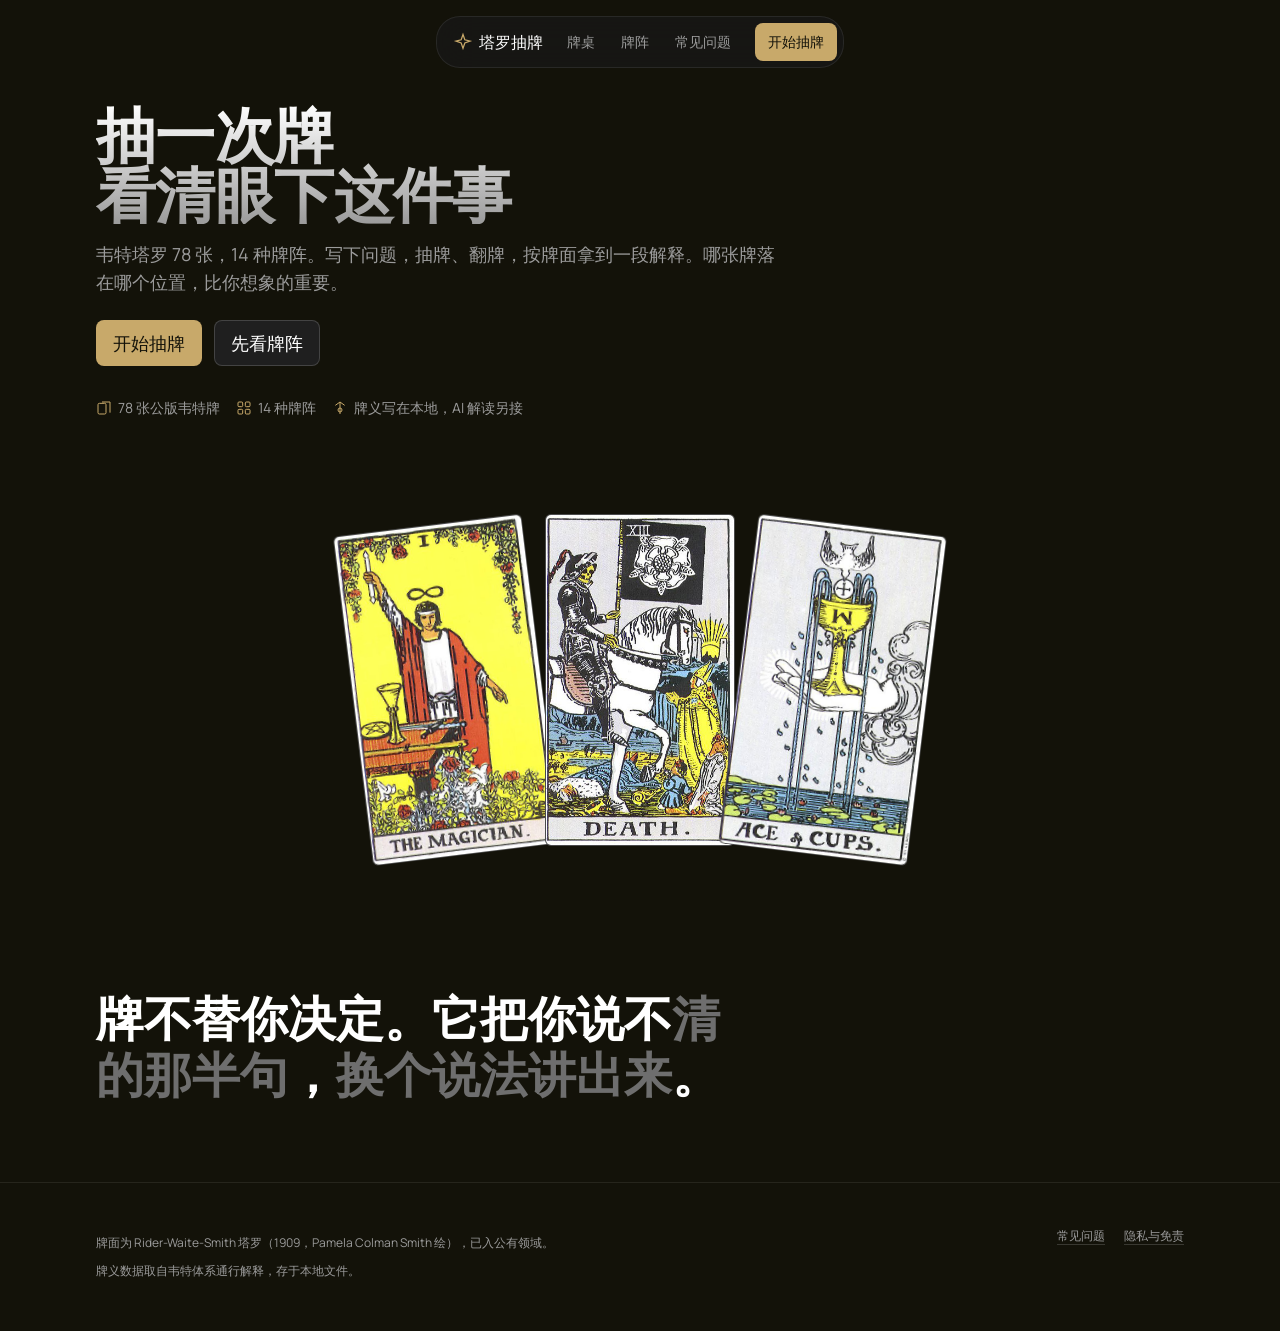
<file: index.html>
<!DOCTYPE html>
<html lang="zh-CN">
<head>
<meta charset="utf-8">
<meta name="viewport" content="width=device-width, initial-scale=1">
<title>塔罗抽牌 · 78 张韦特牌与 14 种牌阵</title>
<meta name="description" content="写下你的问题，选一种牌阵，抽牌、翻牌，按牌面拿到一段解读。韦特塔罗 78 张，14 种牌阵，从单张到凯尔特十字。">
<meta property="og:title" content="塔罗抽牌 · 78 张韦特牌与 14 种牌阵">
<meta property="og:description" content="写下你的问题，选一种牌阵，抽牌、翻牌，按牌面拿到一段解读。">
<meta property="og:type" content="website">
<link rel="icon" href="data:image/svg+xml,%3Csvg xmlns='http://www.w3.org/2000/svg' viewBox='0 0 32 32'%3E%3Crect width='32' height='32' rx='8' fill='%23131209'/%3E%3Cpath d='M16 6l2.6 7.4L26 16l-7.4 2.6L16 26l-2.6-7.4L6 16l7.4-2.6z' fill='%23C8A96A'/%3E%3C/svg%3E">
<link rel="preconnect" href="https://fonts.googleapis.com">
<link rel="preconnect" href="https://fonts.gstatic.com" crossorigin>
<link href="https://fonts.googleapis.com/css2?family=Manrope:wght@400;500;600&display=swap" rel="stylesheet">
<link rel="stylesheet" href="styles.css">
</head>
<body data-page="home">
<a class="skip-link" href="#main">跳到主要内容</a>

<div class="nav-shell">
  <nav class="nav" aria-label="主导航">
    <a class="nav-brand" href="index.html">
      <svg class="nav-mark" viewBox="0 0 24 24" fill="none" stroke="currentColor" stroke-width="1.5" aria-hidden="true">
        <path d="M12 3l2.2 6.3L20.5 11l-6.3 2.2L12 19.5l-2.2-6.3L3.5 11l6.3-1.7z"/>
      </svg>
      <span class="title-3">塔罗抽牌</span>
    </a>
    <div class="nav-links">
      <a class="nav-link" href="table.html">牌桌</a>
      <a class="nav-link" href="spreads.html">牌阵</a>
      <a class="nav-link" href="faq.html">常见问题</a>
    </div>
    <button class="btn btn-ghost nav-link nav-toggle" id="menuToggle" aria-expanded="false" aria-controls="mobilePanel" type="button">
      <svg viewBox="0 0 24 24" width="16" height="16" fill="none" stroke="currentColor" stroke-width="1.5" aria-hidden="true"><path d="M4 8h16M4 16h16"/></svg>
      菜单
    </button>
    <a class="btn btn-primary" href="table.html">开始抽牌</a>
  </nav>
</div>

<div class="mobile-panel" id="mobilePanel" role="dialog" aria-label="菜单" aria-modal="true">
  <button type="button" class="mobile-close" id="mobileClose" aria-label="关闭菜单">
    <svg viewBox="0 0 24 24" width="20" height="20" fill="none" stroke="currentColor" stroke-width="1.5" aria-hidden="true"><path d="M6 6l12 12M18 6L6 18"/></svg>
  </button>
  <a href="table.html">牌桌</a>
  <a href="spreads.html">牌阵</a>
  <a href="faq.html">常见问题</a>
</div>

<main id="main">
  <section class="hero">
    <div class="wrap">
      <h1 class="heading-1">抽一次牌<br>看清眼下这件事</h1>
      <p class="hero-sub">韦特塔罗 78 张，14 种牌阵。写下问题，抽牌、翻牌，按牌面拿到一段解释。哪张牌落在哪个位置，比你想象的重要。</p>
      <div class="hero-actions">
        <a class="btn btn-primary btn-lg" href="table.html">开始抽牌</a>
        <a class="btn btn-secondary btn-lg" href="spreads.html">先看牌阵</a>
      </div>
      <div class="hero-facts">
        <span class="hero-fact">
          <svg viewBox="0 0 24 24" fill="none" stroke="currentColor" stroke-width="1.5" aria-hidden="true"><rect x="3" y="5" width="12" height="16" rx="2"/><path d="M9 3h12v16"/></svg>
          78 张公版韦特牌
        </span>
        <span class="hero-fact">
          <svg viewBox="0 0 24 24" fill="none" stroke="currentColor" stroke-width="1.5" aria-hidden="true"><rect x="3" y="3" width="7" height="7" rx="1.5"/><rect x="14" y="3" width="7" height="7" rx="1.5"/><rect x="3" y="14" width="7" height="7" rx="1.5"/><rect x="14" y="14" width="7" height="7" rx="1.5"/></svg>
          14 种牌阵
        </span>
        <span class="hero-fact">
          <svg viewBox="0 0 24 24" fill="none" stroke="currentColor" stroke-width="1.5" aria-hidden="true"><path d="M12 3v18M5 8l7-5 7 5"/><circle cx="12" cy="15" r="3"/></svg>
          牌义写在本地，AI 解读另接
        </span>
      </div>
    </div>
  </section>

  <!-- 三张牌摆开的样子，进到视口自己翻一遍，纯装饰 -->
  <section class="fan-sec" aria-hidden="true">
    <div class="wrap">
      <div class="fan" id="fan">
        <div class="fan-card">
          <div class="fan-inner">
            <div class="fan-face back"></div>
            <div class="fan-face front"><img src="assets/cards/maj01.jpg" alt=""></div>
          </div>
        </div>
        <div class="fan-card">
          <div class="fan-inner">
            <div class="fan-face back"></div>
            <div class="fan-face front"><img src="assets/cards/maj13.jpg" alt=""></div>
          </div>
        </div>
        <div class="fan-card">
          <div class="fan-inner">
            <div class="fan-face back"></div>
            <div class="fan-face front"><img src="assets/cards/cups01.jpg" alt=""></div>
          </div>
        </div>
      </div>
    </div>
  </section>

  <section class="tagline" aria-label="一句话">
    <div class="wrap">
      <p id="tagline">牌不替你决定。它把你说不清的那半句，换个说法讲出来。</p>
    </div>
  </section>
</main>

<footer class="footer">
  <div class="wrap footer-inner">
    <div>
      <p class="caption-5">牌面为 Rider-Waite-Smith 塔罗（1909，Pamela Colman Smith 绘），已入公有领域。</p>
      <p class="caption-5" style="margin-top: var(--s-75);">牌义数据取自韦特体系通行解释，存于本地文件。</p>
    </div>
    <div>
      <a class="caption-4" href="faq.html">常见问题</a>
      <a class="caption-4" href="legal.html">隐私与免责</a>
    </div>
  </div>
</footer>

<script src="common.js"></script>
</body>
</html>
</file>
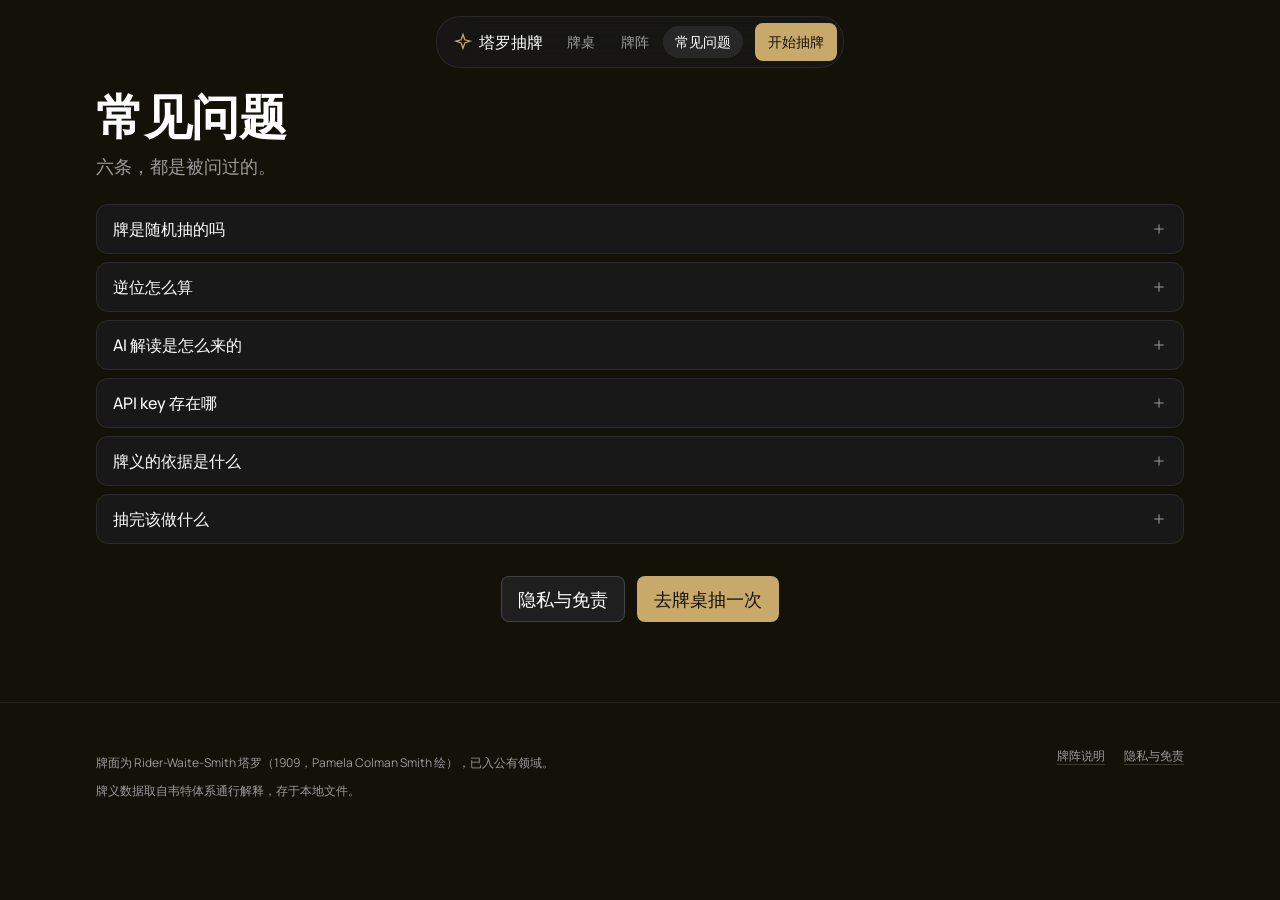
<file: faq.html>
<!DOCTYPE html>
<html lang="zh-CN">
<head>
<meta charset="utf-8">
<meta name="viewport" content="width=device-width, initial-scale=1">
<title>常见问题 · 塔罗抽牌</title>
<meta name="description" content="牌是不是随机的、逆位怎么算、AI 解读从哪来、API key 存在哪、牌义依据、抽完做什么。">
<link rel="icon" href="data:image/svg+xml,%3Csvg xmlns='http://www.w3.org/2000/svg' viewBox='0 0 32 32'%3E%3Crect width='32' height='32' rx='8' fill='%23131209'/%3E%3Cpath d='M16 6l2.6 7.4L26 16l-7.4 2.6L16 26l-2.6-7.4L6 16l7.4-2.6z' fill='%23C8A96A'/%3E%3C/svg%3E">
<link rel="preconnect" href="https://fonts.googleapis.com">
<link rel="preconnect" href="https://fonts.gstatic.com" crossorigin>
<link href="https://fonts.googleapis.com/css2?family=Manrope:wght@400;500;600&display=swap" rel="stylesheet">
<link rel="stylesheet" href="styles.css">
<script type="application/ld+json">
{
  "@context": "https://schema.org",
  "@type": "FAQPage",
  "mainEntity": [
    {
      "@type": "Question",
      "name": "牌是随机抽的吗",
      "acceptedAnswer": { "@type": "Answer", "text": "是。每次抽牌都用浏览器的加密随机数洗整副牌再切出你选的位置，不预设结果，同一个问题抽两次结果会不一样。" }
    },
    {
      "@type": "Question",
      "name": "逆位怎么算",
      "acceptedAnswer": { "@type": "Answer", "text": "默认按正逆位各一半的概率出牌，逆位读同一张牌受阻或过头的那一面。不想算逆位可以在设置里关掉。" }
    },
    {
      "@type": "Question",
      "name": "AI 解读是怎么来的",
      "acceptedAnswer": { "@type": "Answer", "text": "页面把问题、牌阵和抽到的牌按位置整理成提示词，直接发给 DeepSeek 的接口，由它写回解读。页面没有后端。" }
    },
    {
      "@type": "Question",
      "name": "API key 存在哪",
      "acceptedAnswer": { "@type": "Answer", "text": "存在本机浏览器的本地存储里，只在点生成解读时随请求发给 DeepSeek，不上传到别处。" }
    },
    {
      "@type": "Question",
      "name": "牌义的依据是什么",
      "acceptedAnswer": { "@type": "Answer", "text": "韦特体系里通行的牌义，写在页面本地的数据文件里，不联网、不临时生成。" }
    },
    {
      "@type": "Question",
      "name": "抽完该做什么",
      "acceptedAnswer": { "@type": "Answer", "text": "把牌面记下来，过一段时间回头对照。牌是帮你换个角度提问的工具，不负责给结论。" }
    }
  ]
}
</script>
</head>
<body data-page="faq">
<a class="skip-link" href="#main">跳到主要内容</a>

<div class="nav-shell">
  <nav class="nav" aria-label="主导航">
    <a class="nav-brand" href="index.html">
      <svg class="nav-mark" viewBox="0 0 24 24" fill="none" stroke="currentColor" stroke-width="1.5" aria-hidden="true">
        <path d="M12 3l2.2 6.3L20.5 11l-6.3 2.2L12 19.5l-2.2-6.3L3.5 11l6.3-1.7z"/>
      </svg>
      <span class="title-3">塔罗抽牌</span>
    </a>
    <div class="nav-links">
      <a class="nav-link" href="table.html">牌桌</a>
      <a class="nav-link" href="spreads.html">牌阵</a>
      <a class="nav-link" href="faq.html" aria-current="page">常见问题</a>
    </div>
    <button class="btn btn-ghost nav-link nav-toggle" id="menuToggle" aria-expanded="false" aria-controls="mobilePanel" type="button">
      <svg viewBox="0 0 24 24" width="16" height="16" fill="none" stroke="currentColor" stroke-width="1.5" aria-hidden="true"><path d="M4 8h16M4 16h16"/></svg>
      菜单
    </button>
    <a class="btn btn-primary" href="table.html">开始抽牌</a>
  </nav>
</div>

<div class="mobile-panel" id="mobilePanel" role="dialog" aria-label="菜单" aria-modal="true">
  <button type="button" class="mobile-close" id="mobileClose" aria-label="关闭菜单">
    <svg viewBox="0 0 24 24" width="20" height="20" fill="none" stroke="currentColor" stroke-width="1.5" aria-hidden="true"><path d="M6 6l12 12M18 6L6 18"/></svg>
  </button>
  <a href="table.html">牌桌</a>
  <a href="spreads.html">牌阵</a>
  <a href="faq.html">常见问题</a>
</div>

<main id="main">
  <div class="page-head">
    <div class="wrap">
      <h1 class="heading-2">常见问题</h1>
      <p class="hero-sub">六条，都是被问过的。</p>
    </div>
  </div>

  <section class="section" style="padding-top: 0;">
    <div class="wrap">
      <div class="faq">
        <details class="reveal">
          <summary>牌是随机抽的吗<svg viewBox="0 0 24 24" fill="none" stroke="currentColor" stroke-width="1.5" aria-hidden="true"><path d="M12 5v14M5 12h14"/></svg></summary>
          <p>是。每次点抽牌都用浏览器的加密随机数洗整副牌再切出你选的位置，不预设结果，同一个问题抽两次结果会不一样。</p>
        </details>
        <details class="reveal">
          <summary>逆位怎么算<svg viewBox="0 0 24 24" fill="none" stroke="currentColor" stroke-width="1.5" aria-hidden="true"><path d="M12 5v14M5 12h14"/></svg></summary>
          <p>默认按正逆位各一半的概率出牌，逆位读法用的是同一张牌受阻或过头的那一面。不想算逆位，可以在设置里关掉。</p>
        </details>
        <details class="reveal">
          <summary>AI 解读是怎么来的<svg viewBox="0 0 24 24" fill="none" stroke="currentColor" stroke-width="1.5" aria-hidden="true"><path d="M12 5v14M5 12h14"/></svg></summary>
          <p>页面把你写的问题、选的牌阵和抽到的牌，按位置整理成一段提示词，直接发给 DeepSeek 的接口，由它写回解读。中间没有别人的服务器。</p>
        </details>
        <details class="reveal">
          <summary>API key 存在哪<svg viewBox="0 0 24 24" fill="none" stroke="currentColor" stroke-width="1.5" aria-hidden="true"><path d="M12 5v14M5 12h14"/></svg></summary>
          <p>存在你这台电脑的浏览器本地存储里，只在点生成解读时随请求发给 DeepSeek。页面没有后端，key 不上传到别处。共用电脑记得清掉。</p>
        </details>
        <details class="reveal">
          <summary>牌义的依据是什么<svg viewBox="0 0 24 24" fill="none" stroke="currentColor" stroke-width="1.5" aria-hidden="true"><path d="M12 5v14M5 12h14"/></svg></summary>
          <p>韦特体系里通行的牌义，写在页面本地的数据文件里，不联网、不临时生成。不同流派的细节解释会有出入，这里取最主流的一层。</p>
        </details>
        <details class="reveal">
          <summary>抽完该做什么<svg viewBox="0 0 24 24" fill="none" stroke="currentColor" stroke-width="1.5" aria-hidden="true"><path d="M12 5v14M5 12h14"/></svg></summary>
          <p>把牌面记下来，过一段时间回头对照。牌是帮你换个角度提问的工具，不负责给结论，更不替代你做决定。</p>
        </details>
      </div>
      <div class="spread-cta reveal">
        <a class="btn btn-secondary btn-lg" href="legal.html">隐私与免责</a>
        <a class="btn btn-primary btn-lg" href="table.html">去牌桌抽一次</a>
      </div>
    </div>
  </section>
</main>

<footer class="footer">
  <div class="wrap footer-inner">
    <div>
      <p class="caption-5">牌面为 Rider-Waite-Smith 塔罗（1909，Pamela Colman Smith 绘），已入公有领域。</p>
      <p class="caption-5" style="margin-top: var(--s-75);">牌义数据取自韦特体系通行解释，存于本地文件。</p>
    </div>
    <div>
      <a class="caption-4" href="spreads.html">牌阵说明</a>
      <a class="caption-4" href="legal.html">隐私与免责</a>
    </div>
  </div>
</footer>

<script src="common.js"></script>
</body>
</html>
</file>
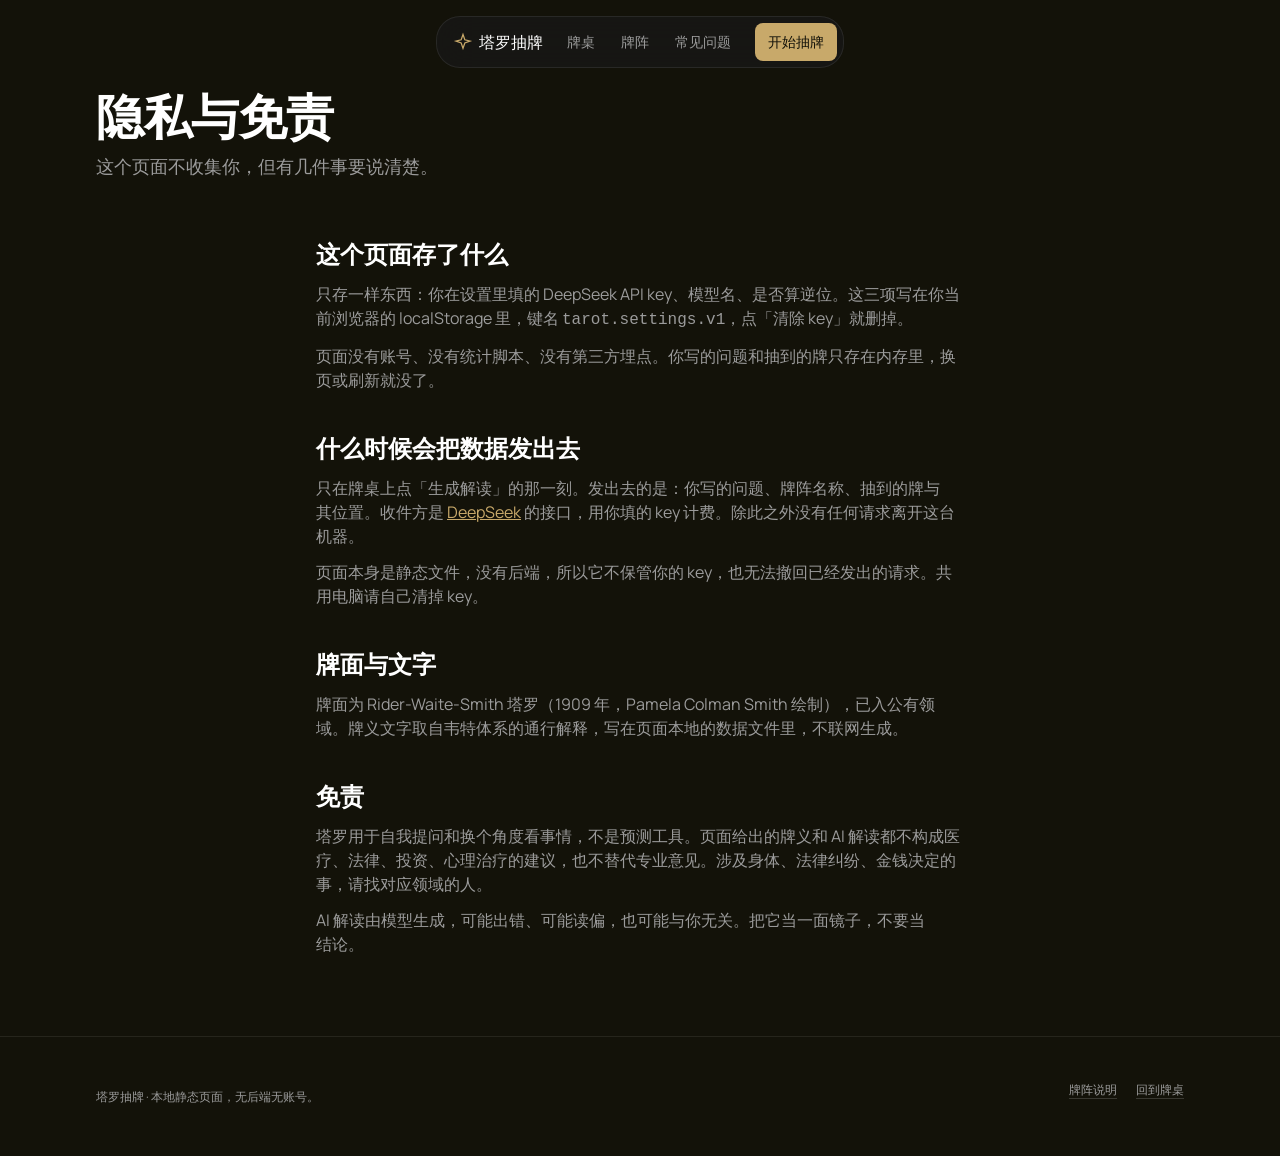
<file: legal.html>
<!DOCTYPE html>
<html lang="zh-CN">
<head>
<meta charset="utf-8">
<meta name="viewport" content="width=device-width, initial-scale=1">
<title>隐私与免责 · 塔罗抽牌</title>
<meta name="description" content="这个页面存了什么、什么时候会把数据发出去、牌面来源与免责说明。">
<meta name="robots" content="noindex">
<link rel="icon" href="data:image/svg+xml,%3Csvg xmlns='http://www.w3.org/2000/svg' viewBox='0 0 32 32'%3E%3Crect width='32' height='32' rx='8' fill='%23131209'/%3E%3Cpath d='M16 6l2.6 7.4L26 16l-7.4 2.6L16 26l-2.6-7.4L6 16l7.4-2.6z' fill='%23C8A96A'/%3E%3C/svg%3E">
<link rel="preconnect" href="https://fonts.googleapis.com">
<link rel="preconnect" href="https://fonts.gstatic.com" crossorigin>
<link href="https://fonts.googleapis.com/css2?family=Manrope:wght@400;500;600&display=swap" rel="stylesheet">
<link rel="stylesheet" href="styles.css">
</head>
<body data-page="legal">
<a class="skip-link" href="#main">跳到主要内容</a>

<div class="nav-shell">
  <nav class="nav" aria-label="主导航">
    <a class="nav-brand" href="index.html">
      <svg class="nav-mark" viewBox="0 0 24 24" fill="none" stroke="currentColor" stroke-width="1.5" aria-hidden="true">
        <path d="M12 3l2.2 6.3L20.5 11l-6.3 2.2L12 19.5l-2.2-6.3L3.5 11l6.3-1.7z"/>
      </svg>
      <span class="title-3">塔罗抽牌</span>
    </a>
    <div class="nav-links">
      <a class="nav-link" href="table.html">牌桌</a>
      <a class="nav-link" href="spreads.html">牌阵</a>
      <a class="nav-link" href="faq.html">常见问题</a>
    </div>
    <button class="btn btn-ghost nav-link nav-toggle" id="menuToggle" aria-expanded="false" aria-controls="mobilePanel" type="button">
      <svg viewBox="0 0 24 24" width="16" height="16" fill="none" stroke="currentColor" stroke-width="1.5" aria-hidden="true"><path d="M4 8h16M4 16h16"/></svg>
      菜单
    </button>
    <a class="btn btn-primary" href="table.html">开始抽牌</a>
  </nav>
</div>

<div class="mobile-panel" id="mobilePanel" role="dialog" aria-label="菜单" aria-modal="true">
  <button type="button" class="mobile-close" id="mobileClose" aria-label="关闭菜单">
    <svg viewBox="0 0 24 24" width="20" height="20" fill="none" stroke="currentColor" stroke-width="1.5" aria-hidden="true"><path d="M6 6l12 12M18 6L6 18"/></svg>
  </button>
  <a href="table.html">牌桌</a>
  <a href="spreads.html">牌阵</a>
  <a href="faq.html">常见问题</a>
</div>

<main id="main">
  <div class="page-head">
    <div class="wrap">
      <h1 class="heading-2">隐私与免责</h1>
      <p class="hero-sub">这个页面不收集你，但有几件事要说清楚。</p>
    </div>
  </div>

  <section class="section" style="padding-top: var(--s-600);">
    <div class="wrap" style="max-width: 680px;">
      <h2 class="heading-5">这个页面存了什么</h2>
      <p class="body-3 muted" style="margin-top: var(--s-200);">只存一样东西：你在设置里填的 DeepSeek API key、模型名、是否算逆位。这三项写在你当前浏览器的 localStorage 里，键名 <code>tarot.settings.v1</code>，点「清除 key」就删掉。</p>
      <p class="body-3 muted" style="margin-top: var(--s-200);">页面没有账号、没有统计脚本、没有第三方埋点。你写的问题和抽到的牌只存在内存里，换页或刷新就没了。</p>

      <h2 class="heading-5" style="margin-top: var(--s-600);">什么时候会把数据发出去</h2>
      <p class="body-3 muted" style="margin-top: var(--s-200);">只在牌桌上点「生成解读」的那一刻。发出去的是：你写的问题、牌阵名称、抽到的牌与其位置。收件方是 <a href="https://www.deepseek.com" style="color: var(--gold);">DeepSeek</a> 的接口，用你填的 key 计费。除此之外没有任何请求离开这台机器。</p>
      <p class="body-3 muted" style="margin-top: var(--s-200);">页面本身是静态文件，没有后端，所以它不保管你的 key，也无法撤回已经发出的请求。共用电脑请自己清掉 key。</p>

      <h2 class="heading-5" style="margin-top: var(--s-600);">牌面与文字</h2>
      <p class="body-3 muted" style="margin-top: var(--s-200);">牌面为 Rider-Waite-Smith 塔罗（1909 年，Pamela Colman Smith 绘制），已入公有领域。牌义文字取自韦特体系的通行解释，写在页面本地的数据文件里，不联网生成。</p>

      <h2 class="heading-5" style="margin-top: var(--s-600);">免责</h2>
      <p class="body-3 muted" style="margin-top: var(--s-200);">塔罗用于自我提问和换个角度看事情，不是预测工具。页面给出的牌义和 AI 解读都不构成医疗、法律、投资、心理治疗的建议，也不替代专业意见。涉及身体、法律纠纷、金钱决定的事，请找对应领域的人。</p>
      <p class="body-3 muted" style="margin-top: var(--s-200);">AI 解读由模型生成，可能出错、可能读偏，也可能与你无关。把它当一面镜子，不要当结论。</p>
    </div>
  </section>
</main>

<footer class="footer">
  <div class="wrap footer-inner">
    <div>
      <p class="caption-5">塔罗抽牌 · 本地静态页面，无后端无账号。</p>
    </div>
    <div>
      <a class="caption-4" href="spreads.html">牌阵说明</a>
      <a class="caption-4" href="table.html">回到牌桌</a>
    </div>
  </div>
</footer>

<script src="common.js"></script>
</body>
</html>
</file>
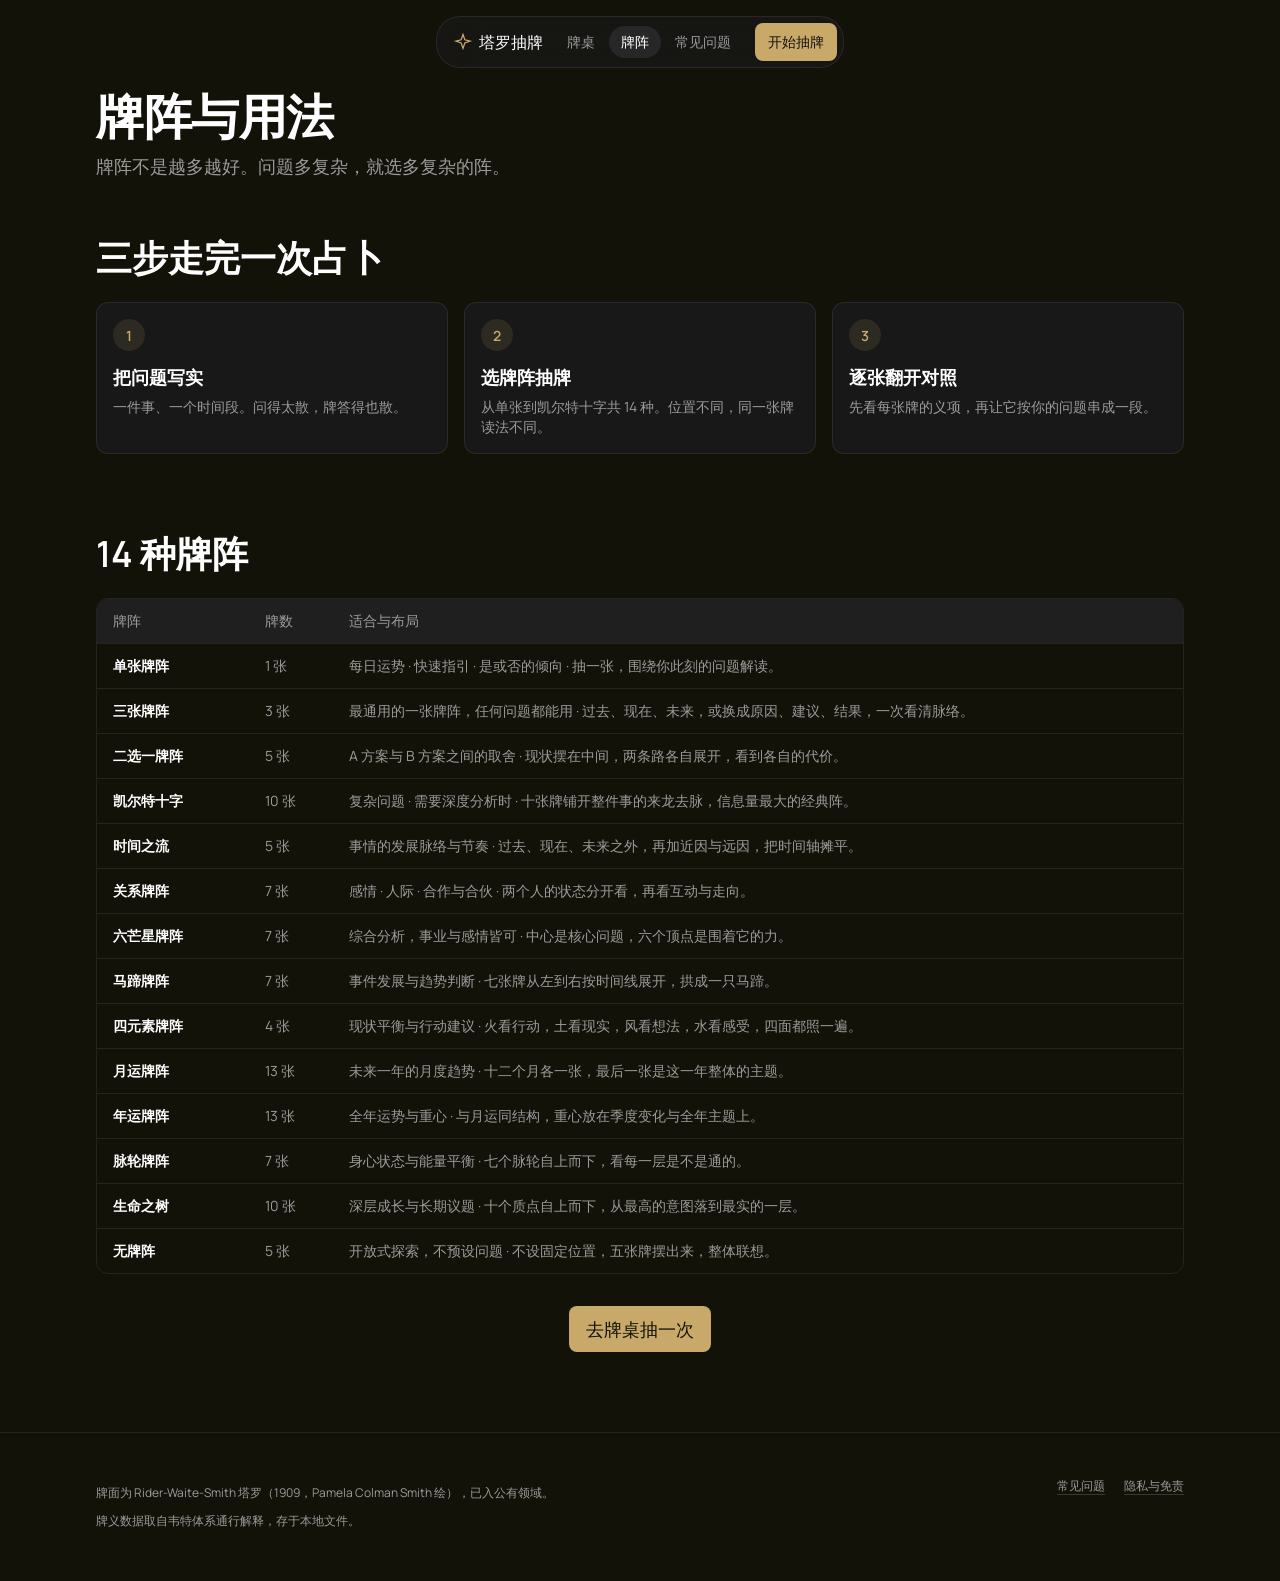
<file: spreads.html>
<!DOCTYPE html>
<html lang="zh-CN">
<head>
<meta charset="utf-8">
<meta name="viewport" content="width=device-width, initial-scale=1">
<title>牌阵与用法 · 塔罗抽牌</title>
<meta name="description" content="14 种塔罗牌阵的做法与适合的问题：单张、三张、二选一、凯尔特十字、时间之流、六芒星、马蹄、生命之树等。">
<link rel="icon" href="data:image/svg+xml,%3Csvg xmlns='http://www.w3.org/2000/svg' viewBox='0 0 32 32'%3E%3Crect width='32' height='32' rx='8' fill='%23131209'/%3E%3Cpath d='M16 6l2.6 7.4L26 16l-7.4 2.6L16 26l-2.6-7.4L6 16l7.4-2.6z' fill='%23C8A96A'/%3E%3C/svg%3E">
<link rel="preconnect" href="https://fonts.googleapis.com">
<link rel="preconnect" href="https://fonts.gstatic.com" crossorigin>
<link href="https://fonts.googleapis.com/css2?family=Manrope:wght@400;500;600&display=swap" rel="stylesheet">
<link rel="stylesheet" href="styles.css">
</head>
<body data-page="spreads">
<a class="skip-link" href="#main">跳到主要内容</a>

<div class="nav-shell">
  <nav class="nav" aria-label="主导航">
    <a class="nav-brand" href="index.html">
      <svg class="nav-mark" viewBox="0 0 24 24" fill="none" stroke="currentColor" stroke-width="1.5" aria-hidden="true">
        <path d="M12 3l2.2 6.3L20.5 11l-6.3 2.2L12 19.5l-2.2-6.3L3.5 11l6.3-1.7z"/>
      </svg>
      <span class="title-3">塔罗抽牌</span>
    </a>
    <div class="nav-links">
      <a class="nav-link" href="table.html">牌桌</a>
      <a class="nav-link" href="spreads.html" aria-current="page">牌阵</a>
      <a class="nav-link" href="faq.html">常见问题</a>
    </div>
    <button class="btn btn-ghost nav-link nav-toggle" id="menuToggle" aria-expanded="false" aria-controls="mobilePanel" type="button">
      <svg viewBox="0 0 24 24" width="16" height="16" fill="none" stroke="currentColor" stroke-width="1.5" aria-hidden="true"><path d="M4 8h16M4 16h16"/></svg>
      菜单
    </button>
    <a class="btn btn-primary" href="table.html">开始抽牌</a>
  </nav>
</div>

<div class="mobile-panel" id="mobilePanel" role="dialog" aria-label="菜单" aria-modal="true">
  <button type="button" class="mobile-close" id="mobileClose" aria-label="关闭菜单">
    <svg viewBox="0 0 24 24" width="20" height="20" fill="none" stroke="currentColor" stroke-width="1.5" aria-hidden="true"><path d="M6 6l12 12M18 6L6 18"/></svg>
  </button>
  <a href="table.html">牌桌</a>
  <a href="spreads.html">牌阵</a>
  <a href="faq.html">常见问题</a>
</div>

<main id="main">
  <div class="page-head">
    <div class="wrap">
      <h1 class="heading-2">牌阵与用法</h1>
      <p class="hero-sub">牌阵不是越多越好。问题多复杂，就选多复杂的阵。</p>
    </div>
  </div>

  <section class="section" id="how" style="padding-top: var(--s-600);">
    <div class="wrap">
      <h2 class="heading-3 reveal">三步走完一次占卜</h2>
      <div class="steps">
        <div class="step reveal">
          <div class="step-num">1</div>
          <h3>把问题写实</h3>
          <p>一件事、一个时间段。问得太散，牌答得也散。</p>
        </div>
        <div class="step reveal">
          <div class="step-num">2</div>
          <h3>选牌阵抽牌</h3>
          <p>从单张到凯尔特十字共 14 种。位置不同，同一张牌读法不同。</p>
        </div>
        <div class="step reveal">
          <div class="step-num">3</div>
          <h3>逐张翻开对照</h3>
          <p>先看每张牌的义项，再让它按你的问题串成一段。</p>
        </div>
      </div>
    </div>
  </section>

  <section class="section" id="list" style="padding-top: 0;">
    <div class="wrap">
      <h2 class="heading-3 reveal">14 种牌阵</h2>
      <div class="spread-table reveal" id="spreadTable"></div>
      <div class="spread-cta reveal">
        <a class="btn btn-primary btn-lg" href="table.html">去牌桌抽一次</a>
      </div>
    </div>
  </section>
</main>

<footer class="footer">
  <div class="wrap footer-inner">
    <div>
      <p class="caption-5">牌面为 Rider-Waite-Smith 塔罗（1909，Pamela Colman Smith 绘），已入公有领域。</p>
      <p class="caption-5" style="margin-top: var(--s-75);">牌义数据取自韦特体系通行解释，存于本地文件。</p>
    </div>
    <div>
      <a class="caption-4" href="faq.html">常见问题</a>
      <a class="caption-4" href="legal.html">隐私与免责</a>
    </div>
  </div>
</footer>

<script src="data/spreads.js"></script>
<script src="common.js"></script>
<script src="spreads.js"></script>
</body>
</html>
</file>
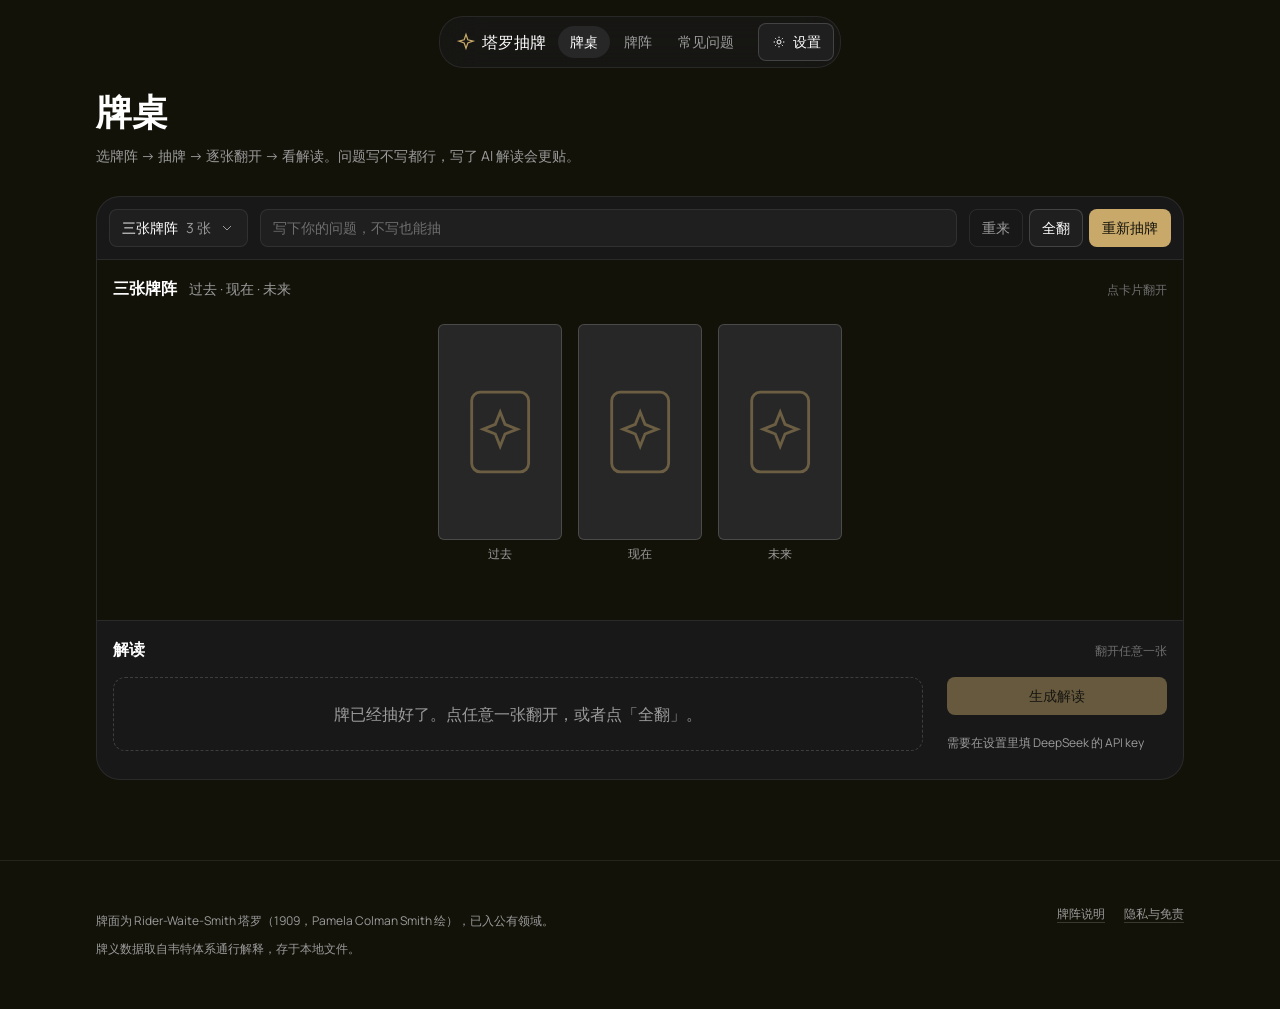
<file: table.html>
<!DOCTYPE html>
<html lang="zh-CN">
<head>
<meta charset="utf-8">
<meta name="viewport" content="width=device-width, initial-scale=1">
<title>牌桌 · 塔罗抽牌</title>
<meta name="description" content="选牌阵、写问题、抽牌翻牌，按位置拿解读。韦特塔罗 78 张，14 种牌阵。">
<link rel="icon" href="data:image/svg+xml,%3Csvg xmlns='http://www.w3.org/2000/svg' viewBox='0 0 32 32'%3E%3Crect width='32' height='32' rx='8' fill='%23131209'/%3E%3Cpath d='M16 6l2.6 7.4L26 16l-7.4 2.6L16 26l-2.6-7.4L6 16l7.4-2.6z' fill='%23C8A96A'/%3E%3C/svg%3E">
<link rel="preconnect" href="https://fonts.googleapis.com">
<link rel="preconnect" href="https://fonts.gstatic.com" crossorigin>
<link href="https://fonts.googleapis.com/css2?family=Manrope:wght@400;500;600&display=swap" rel="stylesheet">
<link rel="stylesheet" href="styles.css">
</head>
<body data-page="table">
<a class="skip-link" href="#main">跳到主要内容</a>

<div class="nav-shell">
  <nav class="nav" aria-label="主导航">
    <a class="nav-brand" href="index.html">
      <svg class="nav-mark" viewBox="0 0 24 24" fill="none" stroke="currentColor" stroke-width="1.5" aria-hidden="true">
        <path d="M12 3l2.2 6.3L20.5 11l-6.3 2.2L12 19.5l-2.2-6.3L3.5 11l6.3-1.7z"/>
      </svg>
      <span class="title-3">塔罗抽牌</span>
    </a>
    <div class="nav-links">
      <a class="nav-link" href="table.html" aria-current="page">牌桌</a>
      <a class="nav-link" href="spreads.html">牌阵</a>
      <a class="nav-link" href="faq.html">常见问题</a>
    </div>
    <button class="btn btn-ghost nav-link nav-toggle" id="menuToggle" aria-expanded="false" aria-controls="mobilePanel" type="button">
      <svg viewBox="0 0 24 24" width="16" height="16" fill="none" stroke="currentColor" stroke-width="1.5" aria-hidden="true"><path d="M4 8h16M4 16h16"/></svg>
      菜单
    </button>
    <button class="btn btn-secondary" id="settingsBtn" type="button" aria-haspopup="dialog">
      <svg viewBox="0 0 24 24" width="16" height="16" fill="none" stroke="currentColor" stroke-width="1.5" aria-hidden="true">
        <circle cx="12" cy="12" r="3"/><path d="M12 4v2M12 18v2M4 12h2M18 12h2M6.4 6.4l1.4 1.4M16.2 16.2l1.4 1.4M17.6 6.4l-1.4 1.4M7.8 16.2l-1.4 1.4"/>
      </svg>
      设置
    </button>
  </nav>
</div>

<div class="mobile-panel" id="mobilePanel" role="dialog" aria-label="菜单" aria-modal="true">
  <button type="button" class="mobile-close" id="mobileClose" aria-label="关闭菜单">
    <svg viewBox="0 0 24 24" width="20" height="20" fill="none" stroke="currentColor" stroke-width="1.5" aria-hidden="true"><path d="M6 6l12 12M18 6L6 18"/></svg>
  </button>
  <a href="table.html">牌桌</a>
  <a href="spreads.html">牌阵</a>
  <a href="faq.html">常见问题</a>
  <button type="button" id="mobileSettings">设置</button>
</div>

<main id="main">
  <div class="page-head">
    <div class="wrap">
      <h1 class="heading-3">牌桌</h1>
      <p class="caption-2 muted">选牌阵 → 抽牌 → 逐张翻开 → 看解读。问题写不写都行，写了 AI 解读会更贴。</p>
    </div>
  </div>

  <section class="bench">
    <div class="wrap">
      <div class="bench-panel">

        <div class="bar">
          <div class="bar-spread">
            <button class="picker-trigger" id="pickerTrigger" type="button" aria-expanded="false" aria-controls="pickerMenu">
              <span class="picker-name" id="pickerName">三张牌阵</span>
              <span class="picker-count" id="pickerCount">3 张</span>
              <svg viewBox="0 0 24 24" width="16" height="16" fill="none" stroke="currentColor" stroke-width="1.5" aria-hidden="true"><path d="M6 9l6 6 6-6"/></svg>
            </button>
            <div class="picker-menu" id="pickerMenu" hidden></div>
          </div>

          <label class="bar-question">
            <span class="visually-hidden">你的问题</span>
            <input class="q-input" id="question" type="text" placeholder="写下你的问题，不写也能抽">
          </label>

          <div class="bar-actions">
            <button class="btn btn-ghost" id="resetBtn" type="button" disabled>重来</button>
            <button class="btn btn-secondary" id="flipAllBtn" type="button" disabled>全翻</button>
            <button class="btn btn-primary" id="drawBtn" type="button">抽牌</button>
          </div>
        </div>

        <div class="cloth">
          <div class="cloth-head">
            <span class="cloth-title" id="clothTitle">三张牌阵</span>
            <span class="cloth-sub" id="clothSub">过去 · 现在 · 未来</span>
            <span class="cloth-hint" id="tableHint">选好牌阵，点抽牌</span>
          </div>
          <div class="cloth-scroll" id="clothScroll">
            <div class="canvas" id="canvas"></div>
          </div>
        </div>

        <div class="dock">
          <div class="dock-head">
            <span class="dock-title">解读</span>
            <span class="dock-hint" id="readingHint">先抽牌</span>
          </div>
          <div class="dock-grid">
            <div class="dock-body" id="readingBody">
              <div class="empty-state">
                <svg viewBox="0 0 24 24" fill="none" stroke="currentColor" stroke-width="1.5" aria-hidden="true"><path d="M4 5h16v14H4z"/><path d="M8 10h8M8 14h5"/></svg>
                <p class="body-3">抽完牌，这里按位置逐张列出义项。填了 key 之后，还能让 AI 结合你的问题讲一遍。</p>
              </div>
            </div>
            <div class="dock-aside">
              <button class="btn btn-primary btn-block" id="aiBtn" type="button" disabled>生成解读</button>
              <p class="caption-5 muted" id="aiNote">需要在设置里填 DeepSeek 的 API key</p>
            </div>
          </div>
        </div>

      </div>
    </div>
  </section>
</main>

<footer class="footer">
  <div class="wrap footer-inner">
    <div>
      <p class="caption-5">牌面为 Rider-Waite-Smith 塔罗（1909，Pamela Colman Smith 绘），已入公有领域。</p>
      <p class="caption-5" style="margin-top: var(--s-75);">牌义数据取自韦特体系通行解释，存于本地文件。</p>
    </div>
    <div>
      <a class="caption-4" href="spreads.html">牌阵说明</a>
      <a class="caption-4" href="legal.html">隐私与免责</a>
    </div>
  </div>
</footer>

<div class="drawer-backdrop" id="drawerBackdrop"></div>
<aside class="drawer" id="drawer" role="dialog" aria-modal="true" aria-labelledby="drawerTitle" aria-hidden="true">
  <h2 id="drawerTitle">设置</h2>
  <div class="field-group">
    <label class="field-label" for="apiKey">DeepSeek API key</label>
    <input class="field" id="apiKey" type="password" autocomplete="off" placeholder="sk-...">
    <p class="hint caption-5">只保存在本机浏览器，页面没有后端。</p>
  </div>
  <div class="field-group">
    <label class="field-label" for="model">模型</label>
    <select class="field" id="model">
      <option value="deepseek-chat">deepseek-chat</option>
      <option value="deepseek-reasoner">deepseek-reasoner</option>
    </select>
  </div>
  <div class="field-group">
    <div class="switch-row">
      <div>
        <p class="title-4">计算逆位</p>
        <p class="hint caption-5">关掉后所有牌按正位读</p>
      </div>
      <label class="switch">
        <input type="checkbox" id="reversedToggle" checked>
        <span class="switch-track"></span>
      </label>
    </div>
  </div>
  <div class="field-group" style="display:flex; gap: var(--s-75); flex-wrap: wrap;">
    <button class="btn btn-primary" id="saveSettings" type="button">保存</button>
    <button class="btn btn-ghost" id="clearKey" type="button">清除 key</button>
    <button class="btn btn-ghost" id="closeDrawer" type="button">关闭</button>
  </div>
</aside>

<script src="data/cards.js"></script>
<script src="data/spreads.js"></script>
<script src="common.js"></script>
<script src="table.js"></script>
</body>
</html>
</file>
<file: styles.css>
/* 塔罗占卜页 · 视觉系统
   token 全部落在 Tailwind 步进上：间距 2/4/8/12/16/24/32/40/48/64/80/96 的倍数、
   字号 12/14/16/18/20/24/30/36/48/60、圆角 sm/md/lg/xl/2xl/3xl/full。
   背景只用 #131209 / #181818 / #1F1F1F / #272727 / #313131，渐变只出现在 hero 标题文字上。 */

:root {
  --bg: #131209;
  --surface: #181818;
  --surface-2: #1F1F1F;
  --surface-3: #272727;
  --surface-4: #313131;
  --line: rgba(255, 255, 255, 0.08);
  --line-strong: rgba(255, 255, 255, 0.16);
  --text: #FFFFFF;
  --text-soft: #9B9B9B;
  --text-faint: #6E6E6E;
  --gold: #C8A96A;
  --gold-line: rgba(200, 169, 106, 0.42);
  --gold-soft: rgba(200, 169, 106, 0.12);

  --s-25: 2px;
  --s-50: 4px;
  --s-75: 6px;
  --s-100: 8px;
  --s-200: 12px;
  --s-300: 16px;
  --s-400: 24px;
  --s-500: 32px;
  --s-600: 40px;
  --s-700: 48px;
  --s-800: 64px;
  --s-900: 80px;

  --r-sm: 4px;
  --r-md: 6px;
  --r-lg: 8px;
  --r-xl: 12px;
  --r-2xl: 16px;
  --r-3xl: 24px;

  --ease: cubic-bezier(0.22, 1, 0.36, 1);
  --dur: 500ms;
  --nav-h: 48px;
}

*, *::before, *::after { box-sizing: border-box; }

html { -webkit-text-size-adjust: 100%; scroll-behavior: smooth; }

body {
  margin: 0;
  background: var(--bg);
  color: var(--text);
  font-family: "Manrope", -apple-system, "PingFang SC", "Noto Sans SC", "Microsoft YaHei", sans-serif;
  font-weight: 400;
  -webkit-font-smoothing: antialiased;
}

img { max-width: 100%; }

a { color: inherit; }

/* ── 文字样式 ───────────────────────────── */
.heading-1 { font-size: 60px; line-height: 60px; font-weight: 600; letter-spacing: -0.01em; margin: 0; text-wrap: balance; }
.heading-2 { font-size: 48px; line-height: 48px; font-weight: 600; letter-spacing: -0.01em; margin: 0; text-wrap: balance; }
.heading-3 { font-size: 36px; line-height: 40px; font-weight: 600; margin: 0; text-wrap: balance; }
.heading-5 { font-size: 24px; line-height: 32px; font-weight: 600; margin: 0; text-wrap: balance; }
.heading-6 { font-size: 20px; line-height: 28px; font-weight: 600; margin: 0; }
.title-2  { font-size: 18px; line-height: 28px; font-weight: 500; }
.title-3  { font-size: 16px; line-height: 24px; font-weight: 500; }
.title-4  { font-size: 14px; line-height: 20px; font-weight: 500; }
.body-2   { font-size: 16px; line-height: 24px; font-weight: 500; margin: 0; text-wrap: pretty; }
.body-3   { font-size: 16px; line-height: 24px; font-weight: 400; margin: 0; text-wrap: pretty; }
.body-6   { font-size: 14px; line-height: 20px; font-weight: 400; margin: 0; text-wrap: pretty; }
.caption-1 { font-size: 14px; line-height: 20px; font-weight: 500; }
.caption-2 { font-size: 14px; line-height: 20px; font-weight: 400; }
.caption-4 { font-size: 12px; line-height: 16px; font-weight: 500; }
.caption-5 { font-size: 12px; line-height: 16px; font-weight: 400; }

.muted { color: var(--text-soft); }
.visually-hidden {
  position: absolute; width: 1px; height: 1px; padding: 0; margin: -1px;
  overflow: hidden; clip: rect(0 0 0 0); white-space: nowrap; border: 0;
}

@keyframes pageIn { from { opacity: 0; } to { opacity: 1; } }
/* 不加 fill-mode：动画没跑起来时 body 也照常是 opacity 1，不会白屏 */
body { animation: pageIn 420ms var(--ease); }

/* ── 布局 ───────────────────────────── */
.wrap { width: 100%; max-width: 1120px; margin: 0 auto; padding: 0 var(--s-300); }
.section { padding: var(--s-900) 0; }
section[id] { scroll-margin-top: calc(var(--s-900) + var(--s-200)); }

.skip-link {
  position: absolute; left: var(--s-300); top: -100px; z-index: 200;
  padding: var(--s-100) var(--s-200); border-radius: var(--r-lg);
  background: var(--gold); color: #131209; font-size: 14px; font-weight: 600;
  text-decoration: none; transition: top 300ms var(--ease);
}
.skip-link:focus-visible { top: var(--s-200); }

/* ── 浮动导航 ───────────────────────────── */
.nav-shell {
  position: fixed; top: var(--s-300); left: 0; right: 0; z-index: 50;
  display: flex; justify-content: center; pointer-events: none;
  padding: 0 var(--s-300);
}
.nav {
  pointer-events: auto;
  display: flex; align-items: center; gap: var(--s-200);
  padding: var(--s-75) var(--s-75) var(--s-75) var(--s-200);
  border: 1px solid var(--line);
  border-radius: var(--r-3xl);
  background: rgba(24, 24, 24, 0.72);
  -webkit-backdrop-filter: blur(20px); backdrop-filter: blur(20px);
}
.nav-brand { display: flex; align-items: center; gap: var(--s-75); padding-left: var(--s-50); text-decoration: none; color: var(--text); }
.nav-mark { width: 20px; height: 20px; flex: none; color: var(--gold); }
.nav-links { display: flex; align-items: center; gap: var(--s-25); }
.nav-link {
  display: inline-flex; align-items: center; gap: var(--s-50);
  padding: var(--s-75) var(--s-200); border-radius: var(--r-3xl);
  color: var(--text-soft); text-decoration: none; font-size: 14px; line-height: 20px;
  transition: color 300ms var(--ease), background-color 300ms var(--ease);
}
.nav-link:hover { color: var(--text); background: var(--surface-2); }
.nav-link[aria-current="true"],
.nav-link[aria-current="page"] { color: var(--text); background: var(--surface-3); }
.nav .nav-toggle { display: none; }
.mobile-panel { display: none; }

/* ── 按钮 ───────────────────────────── */
.btn {
  display: inline-flex; align-items: center; justify-content: center; gap: var(--s-75);
  padding: var(--s-100) var(--s-200);
  border: 1px solid transparent; border-radius: var(--r-lg);
  font-family: inherit; font-size: 14px; line-height: 20px; font-weight: 500;
  cursor: pointer; text-decoration: none; white-space: nowrap;
  transition: background-color 300ms var(--ease), color 300ms var(--ease),
              border-color 300ms var(--ease), transform 300ms var(--ease);
}
.btn:active { transform: scale(0.98); }
.btn:focus-visible { outline: 2px solid var(--gold); outline-offset: 2px; }
.btn-lg { padding: var(--s-100) var(--s-300); font-size: 18px; line-height: 28px; }
.btn-primary { background: var(--gold); color: #131209; }
.btn-primary:hover { background: #D6BC85; }
.btn-secondary { background: var(--surface-2); color: var(--text); border-color: var(--line-strong); }
.btn-secondary:hover { background: var(--surface-3); }
.btn-ghost { background: transparent; color: var(--text-soft); border-color: var(--line); }
.btn-ghost:hover { color: var(--text); border-color: var(--line-strong); }
.btn-block { width: 100%; }
.btn[disabled] { opacity: 0.45; cursor: not-allowed; }
.btn[disabled]:active { transform: none; }

/* ── Hero ───────────────────────────── */
.hero { padding: calc(var(--s-900) + var(--s-400)) 0 var(--s-700); }
.hero-inner { max-width: 680px; }
.hero .heading-1 {
  background: linear-gradient(180deg, #FFFFFF 0%, #9B9B9B 100%);
  -webkit-background-clip: text; background-clip: text;
  -webkit-text-fill-color: transparent; color: transparent;
}
/* 子页标题区：让页面从导航下面稳稳开始 */
.page-head { padding: calc(var(--s-900) + var(--s-200)) 0 0; }
.page-head .heading-2, .page-head .heading-3 { margin: 0; text-wrap: balance; }
.page-head .hero-sub { margin-top: var(--s-200); }

.hero-sub { margin-top: var(--s-300); max-width: 680px; color: var(--text-soft); font-size: 18px; line-height: 28px; }
.hero-actions { margin-top: var(--s-400); display: flex; align-items: center; gap: var(--s-200); flex-wrap: wrap; }
.hero-facts { margin-top: var(--s-500); display: flex; gap: var(--s-300); flex-wrap: wrap; color: var(--text-soft); }
.hero-fact { display: flex; align-items: center; gap: var(--s-75); font-size: 14px; line-height: 20px; }
.hero-fact svg { width: 16px; height: 16px; color: var(--gold); flex: none; }

/* ── 牌桌：一条控制栏 + 一整块画布 + 下方解读 ───────────────────────── */
.bench { padding: var(--s-300) 0 var(--s-900); }

.bench-panel {
  background: var(--surface);
  border: 1px solid var(--line);
  border-radius: var(--r-3xl);
  overflow: hidden;
}

/* 控制栏 */
.bar {
  display: grid;
  grid-template-columns: auto minmax(0, 1fr) auto;
  align-items: center;
  gap: var(--s-200);
  padding: var(--s-200);
  border-bottom: 1px solid var(--line);
}
.bar-spread { position: relative; }
.picker-trigger {
  display: inline-flex; align-items: center; gap: var(--s-100);
  padding: var(--s-100) var(--s-200);
  background: var(--surface-2); color: var(--text);
  border: 1px solid var(--line); border-radius: var(--r-lg);
  font-family: inherit; font-size: 14px; line-height: 20px; font-weight: 500;
  cursor: pointer; transition: background-color 300ms var(--ease), border-color 300ms var(--ease), transform 300ms var(--ease);
}
.picker-trigger:hover { background: var(--surface-3); border-color: var(--line-strong); }
.picker-trigger:active { transform: scale(0.98); }
.picker-trigger:focus-visible { outline: 2px solid var(--gold); outline-offset: 2px; }
.picker-trigger svg { color: var(--text-soft); flex: none; transition: transform 300ms var(--ease); }
.picker-trigger[aria-expanded="true"] svg { transform: rotate(180deg); }
.picker-count { color: var(--text-soft); font-weight: 400; }

.picker-menu {
  position: absolute; top: calc(100% + var(--s-100)); left: 0; z-index: 30;
  width: min(560px, calc(100vw - var(--s-600)));
  display: grid; grid-template-columns: 1fr 1fr; gap: var(--s-25);
  padding: var(--s-100);
  background: var(--surface-2);
  border: 1px solid var(--line-strong);
  border-radius: var(--r-xl);
  box-shadow: 0 24px 48px rgba(0, 0, 0, 0.5);
}
.picker-menu[hidden] { display: none; }
.picker-item {
  display: flex; align-items: baseline; justify-content: space-between; gap: var(--s-100);
  padding: var(--s-100) var(--s-200);
  background: none; border: 0; border-radius: var(--r-md);
  color: var(--text-soft); font-family: inherit; font-size: 14px; line-height: 20px;
  text-align: left; cursor: pointer;
  transition: background-color 300ms var(--ease), color 300ms var(--ease);
}
.picker-item:hover { background: var(--surface-3); color: var(--text); }
.picker-item:focus-visible { outline: 2px solid var(--gold); outline-offset: -2px; }
.picker-item[aria-current="true"] { background: var(--gold-soft); color: var(--gold); }
.picker-item span { color: var(--text-faint); font-size: 12px; line-height: 16px; flex: none; }
.picker-item[aria-current="true"] span { color: var(--gold); opacity: 0.7; }

.bar-question { display: block; min-width: 0; }
.q-input {
  width: 100%;
  padding: var(--s-100) var(--s-200);
  background: var(--surface-2); color: var(--text);
  border: 1px solid var(--line); border-radius: var(--r-lg);
  font-family: inherit; font-size: 14px; line-height: 20px;
  transition: border-color 300ms var(--ease), background-color 300ms var(--ease);
}
.q-input::placeholder { color: var(--text-faint); }
.q-input:hover { border-color: var(--line-strong); }
.q-input:focus-visible { outline: none; border-color: var(--gold-line); background: var(--surface-3); }
.bar-actions { display: flex; align-items: center; gap: var(--s-75); }

/* 画布 */
.cloth { position: relative; background: var(--bg); }
/* 抽牌瞬间桌面的那圈微光 */
.cloth::before {
  content: ""; position: absolute; inset: 0; pointer-events: none;
  background: radial-gradient(58% 52% at 50% 46%, rgba(200, 169, 106, 0.13), rgba(200, 169, 106, 0) 72%);
  opacity: 0; transition: opacity 800ms var(--ease);
}
.cloth.is-drawing::before { opacity: 1; }
.cloth-head {
  display: flex; align-items: baseline; gap: var(--s-200);
  padding: var(--s-300) var(--s-300) 0;
}
.cloth-title { font-size: 16px; line-height: 24px; font-weight: 600; }
.cloth-sub { color: var(--text-soft); font-size: 14px; line-height: 20px; }
.cloth-hint { margin-left: auto; color: var(--text-faint); font-size: 12px; line-height: 16px; }
.cloth-scroll {
  overflow-x: auto;
  padding: var(--s-400) var(--s-300) var(--s-500);
  min-height: 320px;
}
.canvas { position: relative; margin: 0 auto; }

/* 牌位 */
.slot {
  position: absolute;
  display: flex; flex-direction: column; align-items: center; gap: var(--s-75);
}
.slot-label {
  color: var(--text-soft);
  text-align: center;
  font-size: 12px; line-height: 16px;
  text-wrap: balance;
}
.card {
  position: relative;
  width: 100%;
  aspect-ratio: 573 / 1000;
  perspective: 900px;
  cursor: pointer;
  border: 0; padding: 0; background: none;
  color: inherit; font: inherit;
  -webkit-tap-highlight-color: transparent;
}
.card:focus-visible { outline: 2px solid var(--gold); outline-offset: 4px; border-radius: var(--r-md); }
.card-inner {
  position: absolute; inset: 0;
  transform-style: preserve-3d;
  transition: transform 600ms var(--ease);
}
.card.is-flipped .card-inner { transform: rotateY(180deg); }
.card.is-rotated { transform: rotate(90deg); z-index: 2; }
.slot-cross { z-index: 2; }
.slot-cross .slot-label { opacity: 0; }
.card-face {
  position: absolute; inset: 0;
  border-radius: var(--r-md);
  backface-visibility: hidden; -webkit-backface-visibility: hidden;
  overflow: hidden;
}
.card-back {
  background: var(--surface-3);
  border: 1px solid var(--line-strong);
  display: grid; place-items: center;
}
.card-back svg { width: 56%; height: 56%; color: var(--gold-line); }
.card-front { transform: rotateY(180deg); background: var(--surface-3); }
.card-front img { width: 100%; height: 100%; object-fit: cover; display: block; }
.card-front::after {
  content: ""; position: absolute; inset: 0; pointer-events: none;
  background: linear-gradient(115deg, rgba(255,255,255,0) 36%, rgba(255,255,255,0.42) 50%, rgba(255,255,255,0) 64%);
  transform: translateX(-130%);
}
.card.is-flipped .card-front::after { animation: sheen 760ms var(--ease) 240ms both; }
@keyframes sheen { from { transform: translateX(-130%); } to { transform: translateX(130%); } }
.card-front.is-rev img { transform: rotate(180deg); }
.card:hover .card-inner { transform: translateY(-4px); }
.card.is-flipped:hover .card-inner { transform: rotateY(180deg) translateY(-4px); }
.card:active .card-inner { transform: scale(0.98); }
.card.is-flipped:active .card-inner { transform: rotateY(180deg) scale(0.98); }
.card.is-empty { cursor: default; opacity: 0.45; }
.card.is-empty .card-inner { transition: none; }

@keyframes dealIn {
  0%   { opacity: 0; transform: translate(var(--dx, 0px), var(--dy, 0px)) rotate(var(--dr, -8deg)) scale(0.84); }
  55%  { opacity: 1; }
  100% { opacity: 1; transform: none; }
}
.slot.is-dealt { animation: dealIn 640ms var(--ease) both; animation-delay: var(--dd, 0ms); }

/* 解读 */
.dock { border-top: 1px solid var(--line); padding: var(--s-300); }
.dock-head { display: flex; align-items: baseline; gap: var(--s-200); }
.dock-title { font-size: 16px; line-height: 24px; font-weight: 600; }
.dock-hint { margin-left: auto; color: var(--text-faint); font-size: 12px; line-height: 16px; }
.dock-grid {
  margin-top: var(--s-300);
  display: grid; grid-template-columns: minmax(0, 1fr) 220px;
  gap: var(--s-400);
  align-items: start;
}
.dock-aside { display: flex; flex-direction: column; gap: var(--s-100); position: sticky; top: calc(var(--s-900) + var(--s-200)); }
.dock-body { min-width: 0; display: grid; gap: var(--s-200); }

.reading-block h4 { margin: 0 0 var(--s-75); font-size: 14px; line-height: 20px; font-weight: 600; color: var(--gold); }
.reading-block p { margin: 0; font-size: 16px; line-height: 24px; white-space: pre-wrap; text-wrap: pretty; }
@keyframes riseIn { from { opacity: 0; transform: translateY(14px); } to { opacity: 1; transform: none; } }
.card-line, .reading-block > p, .reading-block > h4, .notice {
  animation: riseIn 480ms var(--ease) both;
  animation-delay: var(--i, 0ms);
}
.ai-cursor {
  display: inline-block; width: 2px; height: 1.05em; margin-left: 3px;
  vertical-align: -0.15em; background: var(--gold);
  animation: blink 1s steps(1) infinite;
}
@keyframes blink { 50% { opacity: 0; } }

.card-line { display: grid; grid-template-columns: 88px minmax(0, 1fr); gap: var(--s-200); padding: var(--s-200) 0; border-top: 1px solid var(--line); }
.card-line:first-child { border-top: 0; padding-top: 0; }
.card-line-pos { color: var(--text-soft); font-size: 14px; line-height: 20px; }
.card-line-title { font-size: 16px; line-height: 24px; font-weight: 600; }
.card-line-tag { color: var(--gold); font-weight: 500; }
.card-line-text { color: var(--text-soft); font-size: 14px; line-height: 20px; margin-top: var(--s-25); text-wrap: pretty; }

.skeleton { display: grid; gap: var(--s-75); }
.skeleton span { display: block; height: 16px; border-radius: var(--r-md); background: var(--surface-3); }
.skeleton span:nth-child(1) { width: 92%; }
.skeleton span:nth-child(2) { width: 100%; }
.skeleton span:nth-child(3) { width: 84%; }
.skeleton span:nth-child(4) { width: 66%; }
.skeleton-title { width: 40% !important; height: 12px !important; }

.notice { display: flex; gap: var(--s-75); align-items: flex-start; }
.notice svg { width: 16px; height: 16px; flex: none; margin-top: var(--s-25); }
.notice-error { color: #E5B4A7; }

.empty-state {
  border: 1px dashed var(--line-strong);
  border-radius: var(--r-xl);
  padding: var(--s-400) var(--s-300);
  text-align: center;
  color: var(--text-soft);
}
.empty-state svg { width: 32px; height: 32px; color: var(--gold-line); margin-bottom: var(--s-200); }

/* ── Tagline 揭示段 ───────────────────────── */
/* ── 首页扇形三张牌（进视口时依次翻开） ───────────────────────── */
.fan-sec { padding: var(--s-700) 0 var(--s-800); }
.fan { display: flex; justify-content: center; align-items: flex-end; gap: var(--s-50); }
.fan-card {
  width: 190px; aspect-ratio: 573 / 1000; perspective: 900px;
  transition: transform var(--dur) var(--ease);
}
.fan-card:nth-child(1) { transform: rotate(-7deg) translateY(10px); }
.fan-card:nth-child(3) { transform: rotate(7deg) translateY(10px); }
.fan-inner { position: relative; width: 100%; height: 100%; transform-style: preserve-3d;
  transition: transform 900ms var(--ease); }
.fan.is-on .fan-inner { transform: rotateY(180deg); }
.fan.is-on .fan-card:nth-child(1) .fan-inner { transition-delay: 80ms; }
.fan.is-on .fan-card:nth-child(2) .fan-inner { transition-delay: 260ms; }
.fan.is-on .fan-card:nth-child(3) .fan-inner { transition-delay: 440ms; }
.fan-face {
  position: absolute; inset: 0; border-radius: var(--r-md); overflow: hidden;
  backface-visibility: hidden; -webkit-backface-visibility: hidden;
  background: var(--surface-3); border: 1px solid var(--line-strong);
}
.fan-face img { width: 100%; height: 100%; object-fit: cover; display: block; }
.fan-face.back {
  transform: rotateY(0deg);
  display: grid; place-items: center;
  background:
    radial-gradient(60% 60% at 50% 50%, rgba(200, 169, 106, 0.10), rgba(200, 169, 106, 0) 70%),
    var(--surface-3);
}
.fan-face.back::after {
  content: ""; width: 46%; height: 46%;
  background: currentColor; color: var(--gold-line);
  -webkit-mask: url("data:image/svg+xml,%3Csvg xmlns='http://www.w3.org/2000/svg' viewBox='0 0 24 24'%3E%3Cpath d='M12 3l2.2 6.3L20.5 11l-6.3 2.2L12 19.5l-2.2-6.3L3.5 11l6.3-1.7z' fill='%23000'/%3E%3C/svg%3E") center/contain no-repeat;
  mask: url("data:image/svg+xml,%3Csvg xmlns='http://www.w3.org/2000/svg' viewBox='0 0 24 24'%3E%3Cpath d='M12 3l2.2 6.3L20.5 11l-6.3 2.2L12 19.5l-2.2-6.3L3.5 11l6.3-1.7z' fill='%23000'/%3E%3C/svg%3E") center/contain no-repeat;
}
.fan-face.front { transform: rotateY(180deg); }
.fan-face.front img { animation: none; }

.tagline { padding: var(--s-900) 0; }
.tagline p { margin: 0; font-size: 48px; line-height: 56px; font-weight: 600; max-width: 680px; text-wrap: balance; }
.tagline .word { color: var(--text-faint); transition: color 700ms var(--ease); }
.tagline .word.on { color: var(--text); }

/* ── 步骤 / 牌阵说明 / FAQ ───────────────────────── */
.steps { display: grid; grid-template-columns: repeat(3, 1fr); gap: var(--s-300); margin-top: var(--s-400); }
.step { background: var(--surface); border: 1px solid var(--line); border-radius: var(--r-xl); padding: var(--s-300); }
.step-num { width: 32px; height: 32px; border-radius: var(--r-3xl); display: grid; place-items: center; background: var(--gold-soft); color: var(--gold); font-size: 14px; font-weight: 600; margin-bottom: var(--s-200); }
.step h3 { font-size: 18px; line-height: 28px; font-weight: 600; margin: 0 0 var(--s-75); }
.step p { margin: 0; color: var(--text-soft); font-size: 14px; line-height: 20px; text-wrap: pretty; }

.spread-table { margin-top: var(--s-400); border: 1px solid var(--line); border-radius: var(--r-xl); overflow: hidden; }
.spread-row { display: grid; color: inherit; text-decoration: none;
  transition: background-color 300ms var(--ease); grid-template-columns: 140px 72px 1fr; gap: var(--s-200); padding: var(--s-200) var(--s-300); border-top: 1px solid var(--line); align-items: baseline; }
.spread-row:first-child { border-top: 0; background: var(--surface-2); }
.spread-row.head { color: var(--text-soft); font-size: 12px; line-height: 16px; font-weight: 500; }
a.spread-row:hover { background: var(--surface-2); }
a.spread-row strong { color: var(--text); }
.spread-row strong { font-size: 14px; line-height: 20px; font-weight: 600; }
.spread-row span { font-size: 14px; line-height: 20px; color: var(--text-soft); }

.spread-cta { margin-top: var(--s-500); display: flex; gap: var(--s-200); flex-wrap: wrap; justify-content: center; }

.faq { margin-top: var(--s-400); display: grid; gap: var(--s-100); }
.faq details { background: var(--surface); border: 1px solid var(--line); border-radius: var(--r-xl); padding: var(--s-200) var(--s-300); }
.faq summary { cursor: pointer; font-size: 16px; line-height: 24px; font-weight: 500; list-style: none; display: flex; justify-content: space-between; align-items: center; gap: var(--s-200); }
.faq summary::-webkit-details-marker { display: none; }
.faq summary svg { width: 16px; height: 16px; flex: none; color: var(--text-soft); transition: transform var(--dur) var(--ease); }
.faq details[open] summary svg { transform: rotate(45deg); }
.faq details p { margin: var(--s-200) 0 0; color: var(--text-soft); font-size: 14px; line-height: 20px; text-wrap: pretty; }

/* ── 设置抽屉 ───────────────────────────── */
.drawer-backdrop {
  position: fixed; inset: 0; background: rgba(0, 0, 0, 0.6);
  opacity: 0; pointer-events: none; transition: opacity 300ms var(--ease); z-index: 90;
}
.drawer-backdrop.open { opacity: 1; pointer-events: auto; }
.drawer {
  position: fixed; top: 0; right: 0; bottom: 0; width: min(420px, 100%);
  background: var(--surface); border-left: 1px solid var(--line);
  padding: var(--s-400) var(--s-300);
  transform: translateX(100%); transition: transform var(--dur) var(--ease); z-index: 91;
  overflow-y: auto;
}
.drawer.open { transform: translateX(0); }
.drawer h2 { font-size: 24px; line-height: 32px; font-weight: 600; margin: 0 0 var(--s-300); }
.field { width: 100%; padding: var(--s-75) var(--s-100); background: var(--surface-2); color: var(--text); border: 1px solid var(--line); border-radius: var(--r-lg); font-family: inherit; font-size: 14px; line-height: 20px; }
.field:focus-visible { outline: none; border-color: var(--gold-line); }
.field-group + .field-group { margin-top: var(--s-300); }
label.field-label { display: block; font-size: 14px; line-height: 20px; font-weight: 500; color: var(--text-soft); margin-bottom: var(--s-75); }
.hint { margin-top: var(--s-75); color: var(--text-faint); }
.switch-row { display: flex; align-items: center; justify-content: space-between; gap: var(--s-200); padding: var(--s-100) 0; }
.switch { position: relative; width: 44px; height: 24px; flex: none; }
.switch input { position: absolute; inset: 0; opacity: 0; cursor: pointer; margin: 0; }
.switch-track { position: absolute; inset: 0; background: var(--surface-3); border-radius: var(--r-3xl); transition: background-color 300ms var(--ease); }
.switch-track::after { content: ""; position: absolute; top: 3px; left: 3px; width: 18px; height: 18px; border-radius: 50%; background: var(--text-soft); transition: transform 300ms var(--ease), background-color 300ms var(--ease); }
.switch input:checked + .switch-track { background: var(--gold-soft); }
.switch input:checked + .switch-track::after { transform: translateX(20px); background: var(--gold); }
.switch input:focus-visible + .switch-track { outline: 2px solid var(--gold); outline-offset: 2px; }

/* ── 页脚 ───────────────────────────── */
.footer { border-top: 1px solid var(--line); padding: var(--s-600) 0; }
.footer-inner { display: flex; justify-content: space-between; gap: var(--s-300); flex-wrap: wrap; color: var(--text-soft); }
.footer a { color: var(--text-soft); text-decoration: none; border-bottom: 1px solid var(--line-strong); margin-left: var(--s-300); }
.footer a:hover { color: var(--text); }

/* ── 滚动揭示 ───────────────────────────── */
.reveal { opacity: 0; transform: translateY(32px); transition: opacity 700ms var(--ease), transform 700ms var(--ease); }
.reveal.on { opacity: 1; transform: none; }

/* ── 响应式 ───────────────────────────── */
@media (max-width: 900px) {
  .steps { grid-template-columns: 1fr; }
  .spread-row { grid-template-columns: 112px 56px 1fr; }
  .dock-grid { grid-template-columns: 1fr; gap: var(--s-300); }
  .dock-aside { position: static; flex-direction: row; align-items: center; flex-wrap: wrap; }
  .dock-aside .btn { width: auto; }
  .bar { grid-template-columns: auto minmax(0, 1fr); }
  .bar-actions { grid-column: 1 / -1; justify-content: flex-end; }
}

@media (max-width: 640px) {
  .wrap { padding: 0 var(--s-200); }
  .heading-1 { font-size: 36px; line-height: 40px; }
  .heading-2 { font-size: 30px; line-height: 36px; }
  .heading-3 { font-size: 24px; line-height: 32px; }
  .tagline p { font-size: 30px; line-height: 36px; }
  .hero { padding: calc(var(--s-900) + var(--s-300)) 0 var(--s-500); }
  .hero-sub { font-size: 16px; line-height: 24px; }
  .fan-card { width: 104px; }
  .fan { gap: 2px; }
  .section { padding: var(--s-600) 0; }
  .nav-links { display: none; }
  .nav .nav-toggle { display: inline-flex; }
  .nav { padding: var(--s-75) var(--s-75) var(--s-75) var(--s-200); }

  .bench-panel { border-radius: var(--r-2xl); }
  .bar { grid-template-columns: 1fr; gap: var(--s-100); padding: var(--s-200); }
  .bar-spread { width: 100%; }
  .picker-trigger { width: 100%; justify-content: space-between; }
  .picker-menu { width: calc(100vw - var(--s-800)); grid-template-columns: 1fr; max-height: 60vh; overflow-y: auto; }
  .bar-actions { grid-column: auto; justify-content: stretch; }
  .bar-actions .btn { flex: 1; }

  .cloth-head { flex-wrap: wrap; padding: var(--s-200) var(--s-200) 0; gap: var(--s-75); }
  .cloth-hint { margin-left: 0; width: 100%; }
  .cloth-scroll { padding: var(--s-300) var(--s-200) var(--s-400); min-height: 260px; justify-content: flex-start; }
  .dock { padding: var(--s-200); }
  .dock-grid { gap: var(--s-200); }
  .dock-aside { flex-direction: column; align-items: stretch; }
  .dock-aside .btn { width: 100%; }
  .card-line { grid-template-columns: 1fr; gap: var(--s-25); }

  .spread-row { grid-template-columns: 1fr; gap: var(--s-25); padding: var(--s-200); }
  .spread-row.head { display: none; }

  .mobile-panel {
    display: block; position: fixed; inset: 0; z-index: 60;
    background: rgba(19, 18, 9, 0.96);
    -webkit-backdrop-filter: blur(24px); backdrop-filter: blur(24px);
    padding: var(--s-800) var(--s-300) var(--s-400);
    opacity: 0; pointer-events: none; transition: opacity var(--dur) var(--ease);
  }
  .mobile-panel.open { opacity: 1; pointer-events: auto; }
  .mobile-close {
    position: absolute; top: var(--s-300); right: var(--s-200);
    width: 40px; height: 40px; display: grid; place-items: center;
    background: var(--surface-2); border: 1px solid var(--line); border-radius: var(--r-3xl);
    color: var(--text); cursor: pointer;
  }
  .mobile-panel a, .mobile-panel button:not(.mobile-close) {
    display: block; width: 100%; text-align: left;
    background: none; border: 0; color: var(--text); font-family: inherit;
    font-size: 24px; line-height: 32px; font-weight: 600;
    padding: var(--s-200) 0; text-decoration: none; cursor: pointer;
    opacity: 0; transform: translateY(24px);
    transition: opacity var(--dur) var(--ease), transform var(--dur) var(--ease);
  }
  .mobile-panel.open a, .mobile-panel.open button { opacity: 1; transform: none; }
}

@media (prefers-reduced-motion: reduce) {
  *, *::before, *::after { transition-duration: 1ms !important; animation-duration: 1ms !important; }
  html { scroll-behavior: auto; }
  .reveal { opacity: 1; transform: none; }
  .tagline .word { color: var(--text); }
}
</file>
